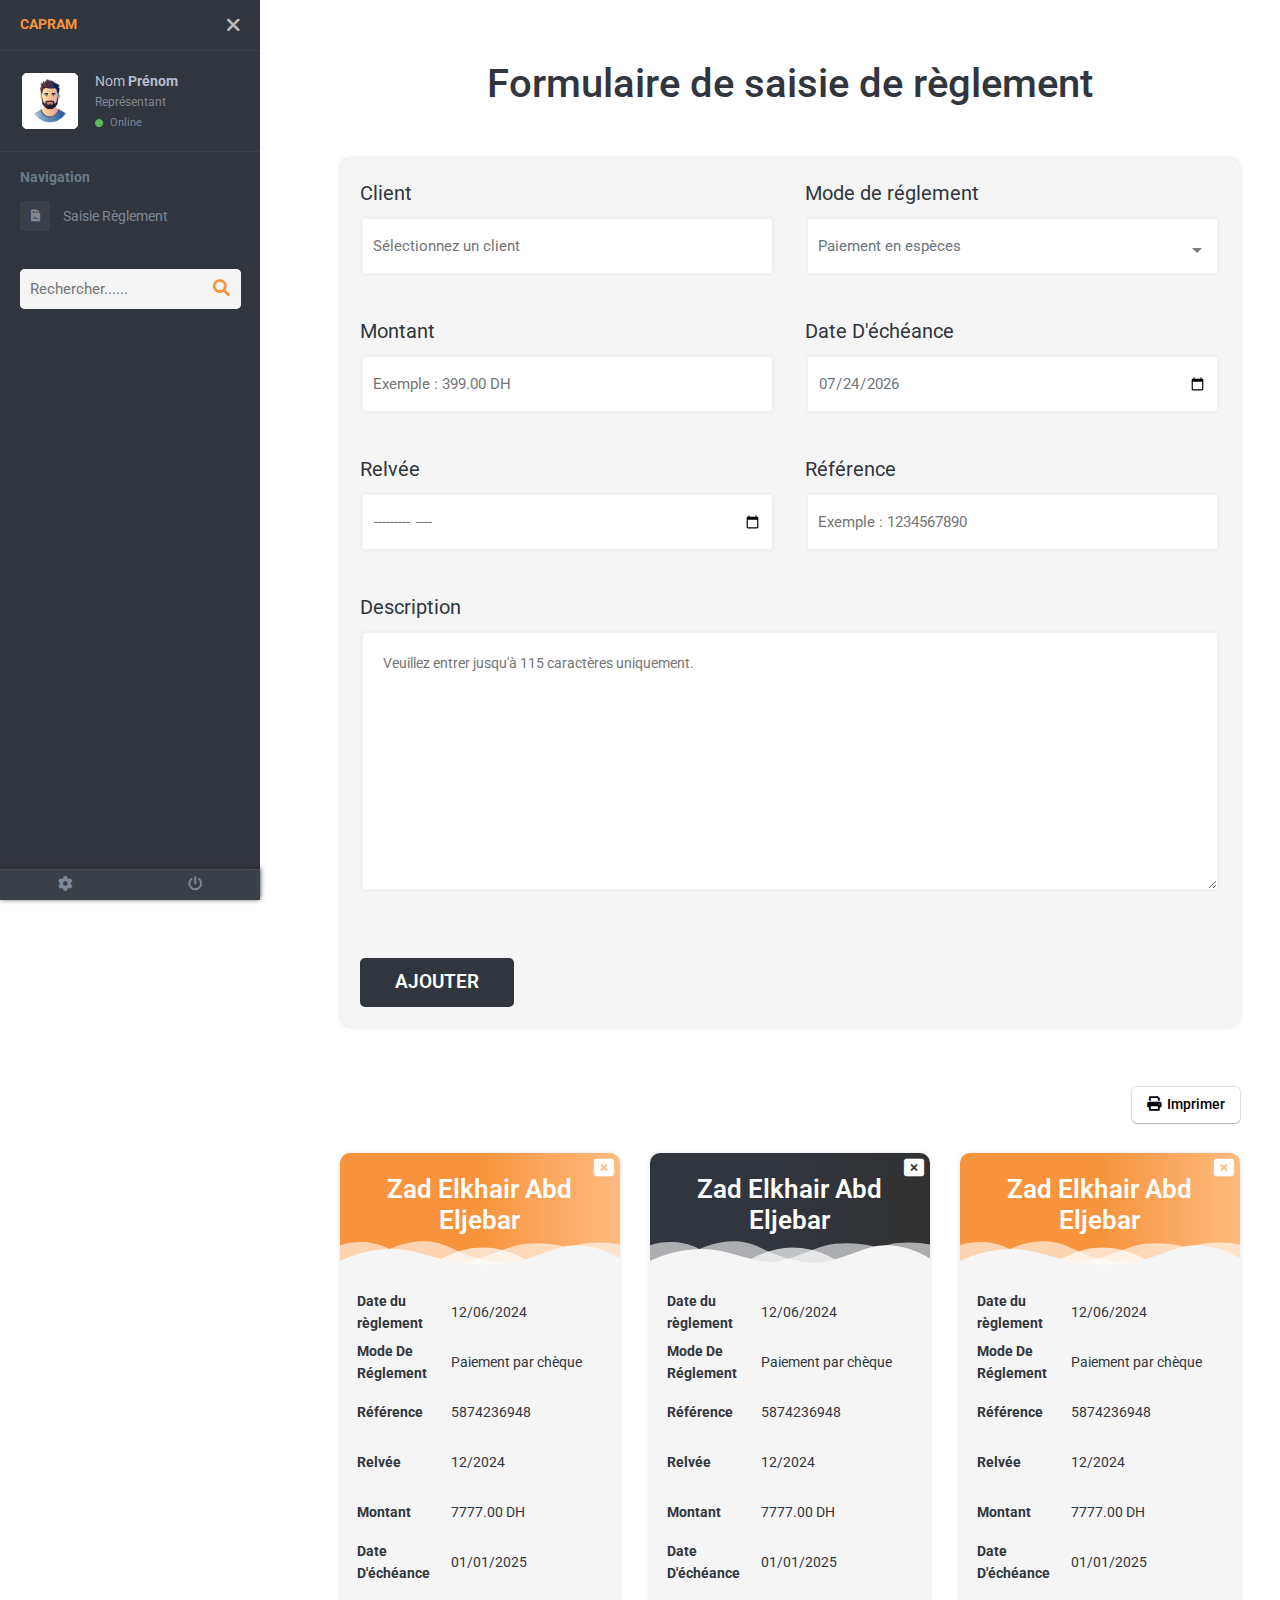
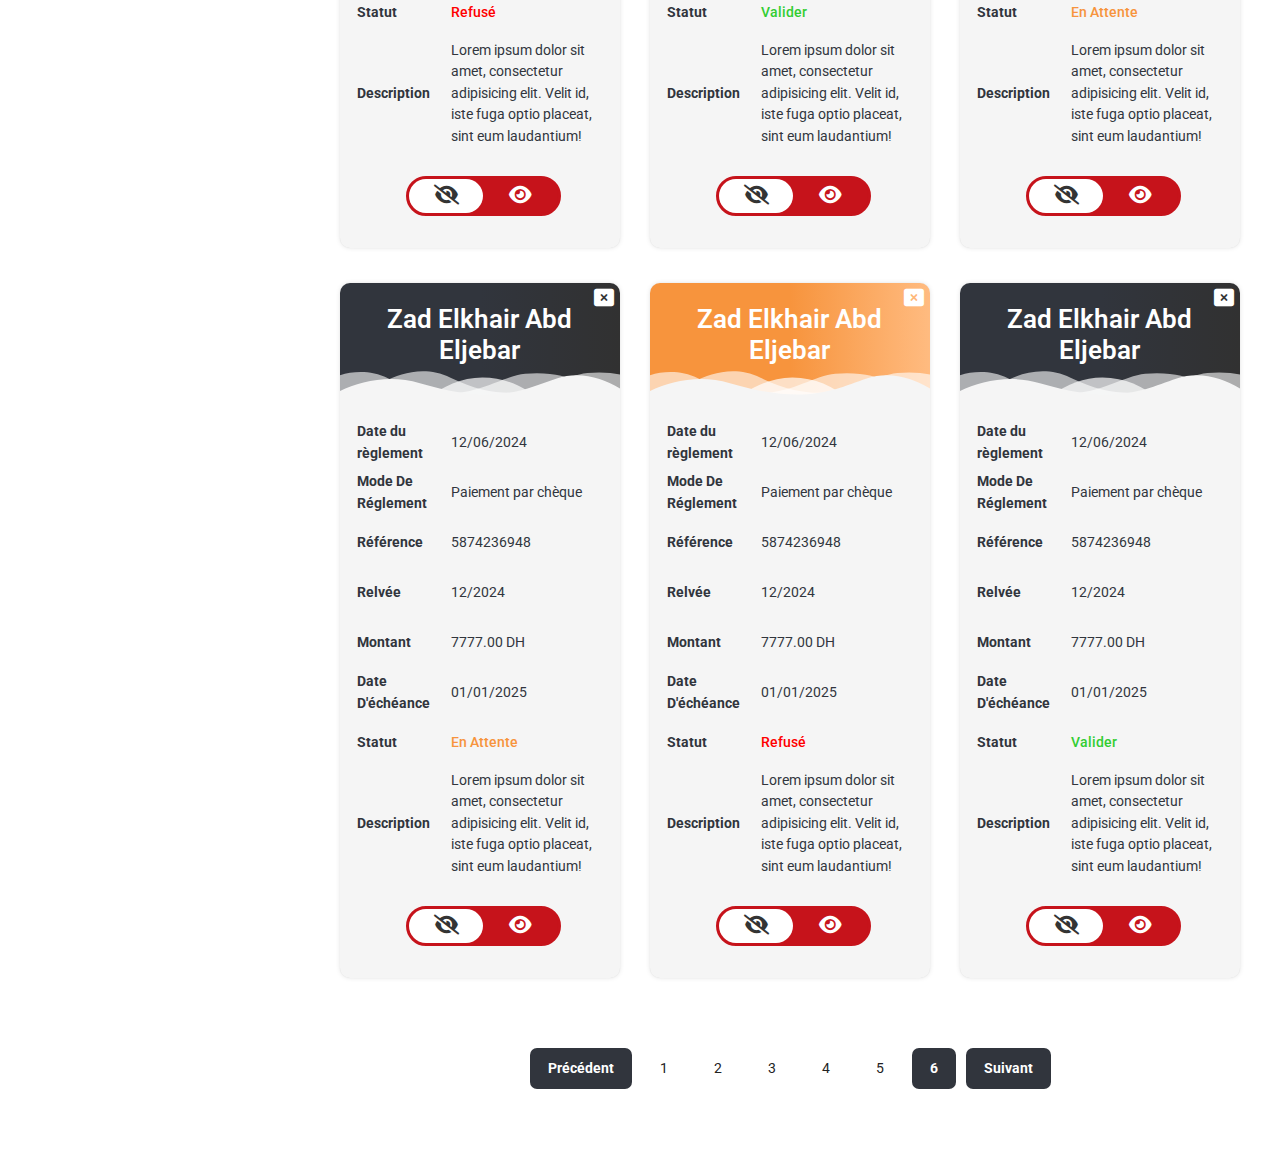
<file: index.html>
<!DOCTYPE html>
<html lang="fr" dir="ltr">

<head>
    <meta charset="UTF-8">
    <meta name="viewport" content="width=device-width, initial-scale=1">
    <title>Saisie Règlement</title>
    <link rel="icon" type="image/png" href="images/favicon.png">
    <!-- fonts -->
    <link rel="stylesheet" href="https://fonts.googleapis.com/css?family=Roboto:400,400i,500,500i,700,700i">
    <!-- css -->
    <link rel="stylesheet" href="css/bootstrap.min.css">
    <link rel="stylesheet" href="css/styles.css">
    <!-- font - fontawesome -->
    <link rel="stylesheet" href="https://cdnjs.cloudflare.com/ajax/libs/font-awesome/6.0.0-beta3/css/all.min.css">
</head>

<body>

    <div class="page-wrapper chiller-theme toggled">
       
        <!-- toggle switch sidebar -->
        <a id="show-sidebar" class="btn btn-sm btn-dark" href="#">
            <i class="fas fa-bars"></i>
        </a>
        
        <!-- sidebar -->
        <nav id="sidebar" class="sidebar-wrapper">
            <div class="sidebar-content">
                <div class="sidebar-brand">
                    <a href="#">CAPRAM</a>
                    <div id="close-sidebar">
                        <i class="fas fa-times"></i>
                    </div>
                </div>
                <div class="sidebar-header">
                    <div class="user-pic">
                        <img class="img-responsive img-rounded" src="images/profile.png" alt="User picture">
                    </div>
                    <div class="user-info">
                        <span class="user-name">Nom
                            <strong>Prénom</strong>
                        </span>
                        <span class="user-role">Représentant</span>
                        <span class="user-status">
                            <i class="fa fa-circle"></i>
                            <span>Online</span>
                        </span>
                    </div>
                </div>

                <!-- sidebar-menu  -->
                <div class="sidebar-menu">
                    <ul>
                        <li class="header-menu">
                            <span>Navigation</span>
                        </li>
                        <li class="sidebar-dropdown highlight">
                            <a href="index.html">
                                <i class="fa-solid fa-file-contract"></i>
                                <span>Saisie Règlement</span>
                            </a>
                        </li>
                        <li>
                            <div class="searchWrapper">
                                <div class="search-input">
                                    <input type=" text" placeholder="Rechercher......">
                                    <div class="icon"><i class=" fas fa-search"></i></div>
                                </div>
                            </div>

                        </li>
                    </ul>
                </div>
            </div>
            <!-- sidebar-footer  -->
            <div class="sidebar-footer">
                <a href="#">
                    <i class="fa fa-cog"></i>
                </a>
                <a href="#">
                    <i class="fa fa-power-off"></i>
                </a>
            </div>
        </nav>
        <!-- main-page  -->
        <main class="page-content">
            <div class="container-fluid">
                <!-- title -->
                <div class="page-title">
                    <h1>Formulaire de saisie de règlement</h1>
                </div>
                 
                  <!-- form -->

                <div class="form-section-two">
                    <form action="#">
                        <div class="row">
                            <div class="col-lg-6 col-md-6 col-sm-6 col-12">
                                <div class="clientWrapper">
                                    <label for="clientName">Client</label>
                                    <input list="" required="" autocomplete="false" id="clientNameInput" class="" placeholder="Sélectionnez un client">
                                    <datalist id="clientNameList">
                                        <option data-value="" value="client 1">client 1</option>
                                        <option data-value="" value="client 2">client 2</option>
                                        <option data-value="" value="client 3">client 3</option>
                                        <option data-value="" value="client 4">client 4</option>
                                        <option data-value="" value="client 5">client 5</option>
                                        <option data-value="" value="client 6">client 6</option>
                                    </datalist>
                                </div>
                            </div>
                            <div class="col-lg-6 col-md-6 col-sm-6 col-12">
                                <div class="modeWrapper">
                                    <label for="mode">Mode de réglement</label>

                                    <select name="mode" id="modeDeReg">
                                        <option value="especes">Paiement en espèces</option>
                                        <option value="cheque">Paiement par chèque</option>

                                    </select>
                                </div>
                            </div>
                            <div class="col-lg-6 col-md-6 col-sm-6 col-12">
                                <div class="montantWrapper">
                                    <label for="montant">Montant</label>
                                    <input type="text" id="montantInput" placeholder="Exemple : 399.00 DH">
                                </div>
                            </div>
                            <div class="col-lg-6 col-md-6 col-sm-6 col-12">

                                <div class="dueDateWrapper">
                                    <label for="dueDate">Date D'échéance</label>
                                    <input type="date" id="dueDate" name="dueDate">
                                </div>

                            </div>
                            <div class="col-lg-6 col-md-6 col-sm-6 col-12">
                                <div class="monthYearWrapper">
                                    <label for="bdaymonth">Relvée</label>
                                    <input type="month" id="bdaymonth" name="bdaymonth">
                                </div>
                            </div>
                            <div class="col-lg-6 col-md-6 col-sm-6 col-12">
                                <div class="referenceWrapper">
                                    <label for="referencetInput">Référence</label>
                                    <input type="text" id="referencetInput" placeholder="Exemple : 1234567890">
                                </div>
                            </div>
                            <div class="col-lg-12">
                                <div class="textAreaWrapper">
                                    <label for="description">Description</label>
                                    <textarea name="" id="description" cols="30" rows="10" placeholder="Veuillez entrer jusqu'à 115 caractères uniquement." maxlength="115"></textarea>
                                </div>
                            </div>
                            <div class="col-lg-12">
                                <input type="submit" value="Ajouter" id="ajouter">
                            </div>
                        </div>
                    </form>
                </div>
                
                 <!-- print button -->
                <div class="printBtnWrapper">
                    <button class="printBtn"><i class="fa-solid fa-print"></i>&nbsp;&nbsp;Imprimer</button>
                </div>
                
                
                 <!-- reglement boxes -->
                <div class="reglementList">
                    <div class="row">
                       
                        <div class="col-lg-4 col-md-6 col-sm-6 col-12">
                            <div class="reglementBoxWrapper">
                                <div class="reglementBoxHeader">
                                    <div class="closeBox">
                                        <button class="closeBtn"><i class="fa-solid fa-rectangle-xmark"></i></button>
                                        <div class="modal-overlay"></div>
                                        <div id="confirmationModal" class="modal">
                                            <div class="modal-content">
                                                <p>Voulez-vous continuer ?</p>
                                                <button id="btnOui">Oui</button>
                                                <button id="btnNo">No</button>
                                            </div>
                                        </div>
                                    </div>
                                    <h2 class="reglementFullName">Zad Elkhair Abd Eljebar</h2>
                                    <svg class="pricing-deco-img" enable-background="new 0 0 300 100" height="100px" id="Layer_1" preserveAspectRatio="none" version="1.1" viewBox="0 0 300 100" width="300px" x="0px" xml:space="preserve" y="0px">
                                        <path class="deco-layer deco-layer--1" d="M30.913,43.944c0,0,42.911-34.464,87.51-14.191c77.31,35.14,113.304-1.952,146.638-4.729c48.654-4.056,69.94,16.218,69.94,16.218v54.396H30.913V43.944z" fill="#FFFFFF" opacity="0.6"></path>
                                        <path class="deco-layer deco-layer--2" d="M-35.667,44.628c0,0,42.91-34.463,87.51-14.191c77.31,35.141,113.304-1.952,146.639-4.729c48.653-4.055,69.939,16.218,69.939,16.218v54.396H-35.667V44.628z" fill="#FFFFFF" opacity="0.6"></path>
                                        <path class="deco-layer deco-layer--3" d="M43.415,98.342c0,0,48.283-68.927,109.133-68.927c65.886,0,97.983,67.914,97.983,67.914v3.716H42.401L43.415,98.342z" fill="#FFFFFF" opacity="0.7"></path>
                                        <path class="deco-layer deco-layer--4" d="M-34.667,62.998c0,0,56-45.667,120.316-27.839C167.484,57.842,197,41.332,232.286,30.428c53.07-16.399,104.047,36.903,104.047,36.903l1.333,36.667l-372-2.954L-34.667,62.998z" fill="#f5f5f5"></path>
                                    </svg>
                                </div>
                                <div class="reglementTable">
                                    <table style="width:100%">
                                        <tr>
                                            <th>Date du règlement</th>
                                            <td>12/06/2024</td>

                                        </tr>
                                        <tr>
                                            <th>Mode De Réglement</th>
                                            <td>Paiement par chèque</td>

                                        </tr>
                                        <tr>
                                            <th>Référence</th>
                                            <td>5874236948</td>
                                        </tr>
                                        <tr>
                                            <th>Relvée</th>
                                            <td>12/2024</td>
                                        </tr>
                                        <tr>
                                            <th>Montant</th>
                                            <td>7777.00 DH</td>
                                        </tr>
                                        <tr>
                                            <th>Date D'échéance</th>
                                            <td>01/01/2025</td>
                                        </tr>
                                        <tr>
                                            <th>Statut</th>
                                            <td><span class="refused" id="">Refusé</span></td>
                                        </tr>
                                        <tr>
                                            <th>Description</th>
                                            <td>Lorem ipsum dolor sit amet, consectetur adipisicing elit. Velit id, iste fuga optio placeat, sint eum laudantium!</td>
                                        </tr>
                                        <tr class="lastTr">
                                            <td colspan="2">
                                                <!-- colspan="2" to span across both columns -->
                                                <div class="action">
                                                    <form action="" id="">
                                                        <div class="checkbox-wrapper">
                                                            <input type="checkbox" class="toggleCheckbox" />
                                                            <label class="toggleContainer">
                                                                <div><i class="fa-solid fa-eye-slash"></i></div>
                                                                <div><i class="fa-solid fa-eye"></i></div>
                                                            </label>
                                                        </div>
                                                    </form>
                                                </div>
                                            </td>
                                        </tr>
                                    </table>
                                </div>



                            </div>
                        </div>
                        <div class="col-lg-4 col-md-6 col-sm-6 col-12">
                            <div class="reglementBoxWrapper">


                                <div class="reglementBoxHeader">
                                    <div class="closeBox">
                                        <button class="closeBtn"><i class="fa-solid fa-rectangle-xmark"></i></button>
                                        <div class="modal-overlay"></div>
                                        <div id="confirmationModal" class="modal">
                                            <div class="modal-content">
                                                <p>Voulez-vous continuer ?</p>
                                                <button id="btnOui">Oui</button>
                                                <button id="btnNo">No</button>
                                            </div>
                                        </div>
                                    </div>
                                    <h2 class="reglementFullName">Zad Elkhair Abd Eljebar</h2>
                                    <svg class="pricing-deco-img" enable-background="new 0 0 300 100" height="100px" id="Layer_1" preserveAspectRatio="none" version="1.1" viewBox="0 0 300 100" width="300px" x="0px" xml:space="preserve" y="0px">
                                        <path class="deco-layer deco-layer--1" d="M30.913,43.944c0,0,42.911-34.464,87.51-14.191c77.31,35.14,113.304-1.952,146.638-4.729c48.654-4.056,69.94,16.218,69.94,16.218v54.396H30.913V43.944z" fill="#FFFFFF" opacity="0.6"></path>
                                        <path class="deco-layer deco-layer--2" d="M-35.667,44.628c0,0,42.91-34.463,87.51-14.191c77.31,35.141,113.304-1.952,146.639-4.729c48.653-4.055,69.939,16.218,69.939,16.218v54.396H-35.667V44.628z" fill="#FFFFFF" opacity="0.6"></path>
                                        <path class="deco-layer deco-layer--3" d="M43.415,98.342c0,0,48.283-68.927,109.133-68.927c65.886,0,97.983,67.914,97.983,67.914v3.716H42.401L43.415,98.342z" fill="#FFFFFF" opacity="0.7"></path>
                                        <path class="deco-layer deco-layer--4" d="M-34.667,62.998c0,0,56-45.667,120.316-27.839C167.484,57.842,197,41.332,232.286,30.428c53.07-16.399,104.047,36.903,104.047,36.903l1.333,36.667l-372-2.954L-34.667,62.998z" fill="#f5f5f5"></path>
                                    </svg>
                                </div>





                                <div class="reglementTable">
                                    <table style="width:100%">
                                        <tr>
                                            <th>Date du règlement</th>
                                            <td>12/06/2024</td>

                                        </tr>
                                        <tr>
                                            <th>Mode De Réglement</th>
                                            <td>Paiement par chèque</td>

                                        </tr>
                                        <tr>
                                            <th>Référence</th>
                                            <td>5874236948</td>
                                        </tr>
                                        <tr>
                                            <th>Relvée</th>
                                            <td>12/2024</td>
                                        </tr>
                                        <tr>
                                            <th>Montant</th>
                                            <td>7777.00 DH</td>
                                        </tr>
                                        <tr>
                                            <th>Date D'échéance</th>
                                            <td>01/01/2025</td>
                                        </tr>
                                        <tr>
                                            <th>Statut</th>
                                            <td><span class="accepted" id="">Valider</span></td>
                                        </tr>
                                        <tr>
                                            <th>Description</th>
                                            <td>Lorem ipsum dolor sit amet, consectetur adipisicing elit. Velit id, iste fuga optio placeat, sint eum laudantium!</td>
                                        </tr>
                                        <tr class="lastTr">
                                            <td colspan="2">
                                                <!-- colspan="2" to span across both columns -->
                                                <div class="action">
                                                    <form action="" id="">
                                                        <div class="checkbox-wrapper">
                                                            <input type="checkbox" class="toggleCheckbox" />
                                                            <label class="toggleContainer">
                                                                <div><i class="fa-solid fa-eye-slash"></i></div>
                                                                <div><i class="fa-solid fa-eye"></i></div>
                                                            </label>
                                                        </div>
                                                    </form>
                                                </div>
                                            </td>
                                        </tr>
                                    </table>
                                </div>



                            </div>
                        </div>
                        <div class="col-lg-4 col-md-6 col-sm-6 col-12">
                            <div class="reglementBoxWrapper">


                                <div class="reglementBoxHeader">
                                    <div class="closeBox">
                                        <button class="closeBtn"><i class="fa-solid fa-rectangle-xmark"></i></button>
                                        <div class="modal-overlay"></div>
                                        <div id="confirmationModal" class="modal">
                                            <div class="modal-content">
                                                <p>Voulez-vous continuer ?</p>
                                                <button id="btnOui">Oui</button>
                                                <button id="btnNo">No</button>
                                            </div>
                                        </div>
                                    </div>
                                    <h2 class="reglementFullName">Zad Elkhair Abd Eljebar</h2>
                                    <svg class="pricing-deco-img" enable-background="new 0 0 300 100" height="100px" id="Layer_1" preserveAspectRatio="none" version="1.1" viewBox="0 0 300 100" width="300px" x="0px" xml:space="preserve" y="0px">
                                        <path class="deco-layer deco-layer--1" d="M30.913,43.944c0,0,42.911-34.464,87.51-14.191c77.31,35.14,113.304-1.952,146.638-4.729c48.654-4.056,69.94,16.218,69.94,16.218v54.396H30.913V43.944z" fill="#FFFFFF" opacity="0.6"></path>
                                        <path class="deco-layer deco-layer--2" d="M-35.667,44.628c0,0,42.91-34.463,87.51-14.191c77.31,35.141,113.304-1.952,146.639-4.729c48.653-4.055,69.939,16.218,69.939,16.218v54.396H-35.667V44.628z" fill="#FFFFFF" opacity="0.6"></path>
                                        <path class="deco-layer deco-layer--3" d="M43.415,98.342c0,0,48.283-68.927,109.133-68.927c65.886,0,97.983,67.914,97.983,67.914v3.716H42.401L43.415,98.342z" fill="#FFFFFF" opacity="0.7"></path>
                                        <path class="deco-layer deco-layer--4" d="M-34.667,62.998c0,0,56-45.667,120.316-27.839C167.484,57.842,197,41.332,232.286,30.428c53.07-16.399,104.047,36.903,104.047,36.903l1.333,36.667l-372-2.954L-34.667,62.998z" fill="#f5f5f5"></path>
                                    </svg>
                                </div>





                                <div class="reglementTable">
                                    <table style="width:100%">
                                        <tr>
                                            <th>Date du règlement</th>
                                            <td>12/06/2024</td>

                                        </tr>
                                        <tr>
                                            <th>Mode De Réglement</th>
                                            <td>Paiement par chèque</td>

                                        </tr>
                                        <tr>
                                            <th>Référence</th>
                                            <td>5874236948</td>
                                        </tr>
                                        <tr>
                                            <th>Relvée</th>
                                            <td>12/2024</td>
                                        </tr>
                                        <tr>
                                            <th>Montant</th>
                                            <td>7777.00 DH</td>
                                        </tr>
                                        <tr>
                                            <th>Date D'échéance</th>
                                            <td>01/01/2025</td>
                                        </tr>
                                        <tr>
                                            <th>Statut</th>
                                            <td><span class="waiting" id="">En Attente</span></td>
                                        </tr>
                                        <tr>
                                            <th>Description</th>
                                            <td>Lorem ipsum dolor sit amet, consectetur adipisicing elit. Velit id, iste fuga optio placeat, sint eum laudantium!</td>
                                        </tr>
                                        <tr class="lastTr">
                                            <td colspan="2">
                                                <!-- colspan="2" to span across both columns -->
                                                <div class="action">
                                                    <form action="" id="">
                                                        <div class="checkbox-wrapper">
                                                            <input type="checkbox" class="toggleCheckbox" />
                                                            <label class="toggleContainer">
                                                                <div><i class="fa-solid fa-eye-slash"></i></div>
                                                                <div><i class="fa-solid fa-eye"></i></div>
                                                            </label>
                                                        </div>
                                                    </form>
                                                </div>
                                            </td>
                                        </tr>
                                    </table>
                                </div>



                            </div>
                        </div>
                        <div class="col-lg-4 col-md-6 col-sm-6 col-12">
                            <div class="reglementBoxWrapper">


                                <div class="reglementBoxHeader">
                                    <div class="closeBox">
                                        <button class="closeBtn"><i class="fa-solid fa-rectangle-xmark"></i></button>
                                        <div class="modal-overlay"></div>
                                        <div id="confirmationModal" class="modal">
                                            <div class="modal-content">
                                                <p>Voulez-vous continuer ?</p>
                                                <button id="btnOui">Oui</button>
                                                <button id="btnNo">No</button>
                                            </div>
                                        </div>
                                    </div>
                                    <h2 class="reglementFullName">Zad Elkhair Abd Eljebar</h2>
                                    <svg class="pricing-deco-img" enable-background="new 0 0 300 100" height="100px" id="Layer_1" preserveAspectRatio="none" version="1.1" viewBox="0 0 300 100" width="300px" x="0px" xml:space="preserve" y="0px">
                                        <path class="deco-layer deco-layer--1" d="M30.913,43.944c0,0,42.911-34.464,87.51-14.191c77.31,35.14,113.304-1.952,146.638-4.729c48.654-4.056,69.94,16.218,69.94,16.218v54.396H30.913V43.944z" fill="#FFFFFF" opacity="0.6"></path>
                                        <path class="deco-layer deco-layer--2" d="M-35.667,44.628c0,0,42.91-34.463,87.51-14.191c77.31,35.141,113.304-1.952,146.639-4.729c48.653-4.055,69.939,16.218,69.939,16.218v54.396H-35.667V44.628z" fill="#FFFFFF" opacity="0.6"></path>
                                        <path class="deco-layer deco-layer--3" d="M43.415,98.342c0,0,48.283-68.927,109.133-68.927c65.886,0,97.983,67.914,97.983,67.914v3.716H42.401L43.415,98.342z" fill="#FFFFFF" opacity="0.7"></path>
                                        <path class="deco-layer deco-layer--4" d="M-34.667,62.998c0,0,56-45.667,120.316-27.839C167.484,57.842,197,41.332,232.286,30.428c53.07-16.399,104.047,36.903,104.047,36.903l1.333,36.667l-372-2.954L-34.667,62.998z" fill="#f5f5f5"></path>
                                    </svg>
                                </div>





                                <div class="reglementTable">
                                    <table style="width:100%">
                                        <tr>
                                            <th>Date du règlement</th>
                                            <td>12/06/2024</td>

                                        </tr>
                                        <tr>
                                            <th>Mode De Réglement</th>
                                            <td>Paiement par chèque</td>

                                        </tr>
                                        <tr>
                                            <th>Référence</th>
                                            <td>5874236948</td>
                                        </tr>
                                        <tr>
                                            <th>Relvée</th>
                                            <td>12/2024</td>
                                        </tr>
                                        <tr>
                                            <th>Montant</th>
                                            <td>7777.00 DH</td>
                                        </tr>
                                        <tr>
                                            <th>Date D'échéance</th>
                                            <td>01/01/2025</td>
                                        </tr>
                                        <tr>
                                            <th>Statut</th>
                                            <td><span class="waiting" id="">En Attente</span></td>
                                        </tr>
                                        <tr>
                                            <th>Description</th>
                                            <td>Lorem ipsum dolor sit amet, consectetur adipisicing elit. Velit id, iste fuga optio placeat, sint eum laudantium!</td>
                                        </tr>
                                        <tr class="lastTr">
                                            <td colspan="2">
                                                <!-- colspan="2" to span across both columns -->
                                                <div class="action">
                                                    <form action="" id="">
                                                        <div class="checkbox-wrapper">
                                                            <input type="checkbox" class="toggleCheckbox" />
                                                            <label class="toggleContainer">
                                                                <div><i class="fa-solid fa-eye-slash"></i></div>
                                                                <div><i class="fa-solid fa-eye"></i></div>
                                                            </label>
                                                        </div>
                                                    </form>
                                                </div>
                                            </td>
                                        </tr>
                                    </table>
                                </div>



                            </div>
                        </div>
                        <div class="col-lg-4 col-md-6 col-sm-6 col-12">
                            <div class="reglementBoxWrapper">


                                <div class="reglementBoxHeader">
                                    <div class="closeBox">
                                        <button class="closeBtn"><i class="fa-solid fa-rectangle-xmark"></i></button>
                                        <div class="modal-overlay"></div>
                                        <div id="confirmationModal" class="modal">
                                            <div class="modal-content">
                                                <p>Voulez-vous continuer ?</p>
                                                <button id="btnOui">Oui</button>
                                                <button id="btnNo">No</button>
                                            </div>
                                        </div>
                                    </div>
                                    <h2 class="reglementFullName">Zad Elkhair Abd Eljebar</h2>
                                    <svg class="pricing-deco-img" enable-background="new 0 0 300 100" height="100px" id="Layer_1" preserveAspectRatio="none" version="1.1" viewBox="0 0 300 100" width="300px" x="0px" xml:space="preserve" y="0px">
                                        <path class="deco-layer deco-layer--1" d="M30.913,43.944c0,0,42.911-34.464,87.51-14.191c77.31,35.14,113.304-1.952,146.638-4.729c48.654-4.056,69.94,16.218,69.94,16.218v54.396H30.913V43.944z" fill="#FFFFFF" opacity="0.6"></path>
                                        <path class="deco-layer deco-layer--2" d="M-35.667,44.628c0,0,42.91-34.463,87.51-14.191c77.31,35.141,113.304-1.952,146.639-4.729c48.653-4.055,69.939,16.218,69.939,16.218v54.396H-35.667V44.628z" fill="#FFFFFF" opacity="0.6"></path>
                                        <path class="deco-layer deco-layer--3" d="M43.415,98.342c0,0,48.283-68.927,109.133-68.927c65.886,0,97.983,67.914,97.983,67.914v3.716H42.401L43.415,98.342z" fill="#FFFFFF" opacity="0.7"></path>
                                        <path class="deco-layer deco-layer--4" d="M-34.667,62.998c0,0,56-45.667,120.316-27.839C167.484,57.842,197,41.332,232.286,30.428c53.07-16.399,104.047,36.903,104.047,36.903l1.333,36.667l-372-2.954L-34.667,62.998z" fill="#f5f5f5"></path>
                                    </svg>
                                </div>





                                <div class="reglementTable">
                                    <table style="width:100%">
                                        <tr>
                                            <th>Date du règlement</th>
                                            <td>12/06/2024</td>

                                        </tr>
                                        <tr>
                                            <th>Mode De Réglement</th>
                                            <td>Paiement par chèque</td>

                                        </tr>
                                        <tr>
                                            <th>Référence</th>
                                            <td>5874236948</td>
                                        </tr>
                                        <tr>
                                            <th>Relvée</th>
                                            <td>12/2024</td>
                                        </tr>
                                        <tr>
                                            <th>Montant</th>
                                            <td>7777.00 DH</td>
                                        </tr>
                                        <tr>
                                            <th>Date D'échéance</th>
                                            <td>01/01/2025</td>
                                        </tr>
                                        <tr>
                                            <th>Statut</th>
                                            <td><span class="refused" id="">Refusé</span></td>
                                        </tr>
                                        <tr>
                                            <th>Description</th>
                                            <td>Lorem ipsum dolor sit amet, consectetur adipisicing elit. Velit id, iste fuga optio placeat, sint eum laudantium!</td>
                                        </tr>
                                        <tr class="lastTr">
                                            <td colspan="2">
                                                <!-- colspan="2" to span across both columns -->
                                                <div class="action">
                                                    <form action="" id="">
                                                        <div class="checkbox-wrapper">
                                                            <input type="checkbox" class="toggleCheckbox" />
                                                            <label class="toggleContainer">
                                                                <div><i class="fa-solid fa-eye-slash"></i></div>
                                                                <div><i class="fa-solid fa-eye"></i></div>
                                                            </label>
                                                        </div>
                                                    </form>
                                                </div>
                                            </td>
                                        </tr>
                                    </table>
                                </div>



                            </div>
                        </div>
                        <div class="col-lg-4 col-md-6 col-sm-6 col-12">
                            <div class="reglementBoxWrapper">


                                <div class="reglementBoxHeader">
                                    <div class="closeBox">
                                        <button class="closeBtn"><i class="fa-solid fa-rectangle-xmark"></i></button>
                                        <div class="modal-overlay"></div>
                                        <div id="confirmationModal" class="modal">
                                            <div class="modal-content">
                                                <p>Voulez-vous continuer ?</p>
                                                <button id="btnOui">Oui</button>
                                                <button id="btnNo">No</button>
                                            </div>
                                        </div>
                                    </div>
                                    <h2 class="reglementFullName">Zad Elkhair Abd Eljebar</h2>
                                    <svg class="pricing-deco-img" enable-background="new 0 0 300 100" height="100px" id="Layer_1" preserveAspectRatio="none" version="1.1" viewBox="0 0 300 100" width="300px" x="0px" xml:space="preserve" y="0px">
                                        <path class="deco-layer deco-layer--1" d="M30.913,43.944c0,0,42.911-34.464,87.51-14.191c77.31,35.14,113.304-1.952,146.638-4.729c48.654-4.056,69.94,16.218,69.94,16.218v54.396H30.913V43.944z" fill="#FFFFFF" opacity="0.6"></path>
                                        <path class="deco-layer deco-layer--2" d="M-35.667,44.628c0,0,42.91-34.463,87.51-14.191c77.31,35.141,113.304-1.952,146.639-4.729c48.653-4.055,69.939,16.218,69.939,16.218v54.396H-35.667V44.628z" fill="#FFFFFF" opacity="0.6"></path>
                                        <path class="deco-layer deco-layer--3" d="M43.415,98.342c0,0,48.283-68.927,109.133-68.927c65.886,0,97.983,67.914,97.983,67.914v3.716H42.401L43.415,98.342z" fill="#FFFFFF" opacity="0.7"></path>
                                        <path class="deco-layer deco-layer--4" d="M-34.667,62.998c0,0,56-45.667,120.316-27.839C167.484,57.842,197,41.332,232.286,30.428c53.07-16.399,104.047,36.903,104.047,36.903l1.333,36.667l-372-2.954L-34.667,62.998z" fill="#f5f5f5"></path>
                                    </svg>
                                </div>





                                <div class="reglementTable">
                                    <table style="width:100%">
                                        <tr>
                                            <th>Date du règlement</th>
                                            <td>12/06/2024</td>

                                        </tr>
                                        <tr>
                                            <th>Mode De Réglement</th>
                                            <td>Paiement par chèque</td>

                                        </tr>
                                        <tr>
                                            <th>Référence</th>
                                            <td>5874236948</td>
                                        </tr>
                                        <tr>
                                            <th>Relvée</th>
                                            <td>12/2024</td>
                                        </tr>
                                        <tr>
                                            <th>Montant</th>
                                            <td>7777.00 DH</td>
                                        </tr>
                                        <tr>
                                            <th>Date D'échéance</th>
                                            <td>01/01/2025</td>
                                        </tr>
                                        <tr>
                                            <th>Statut</th>
                                            <td><span class="accepted" id="">Valider</span></td>
                                        </tr>
                                        <tr>
                                            <th>Description</th>
                                            <td>Lorem ipsum dolor sit amet, consectetur adipisicing elit. Velit id, iste fuga optio placeat, sint eum laudantium!</td>
                                        </tr>
                                        <tr class="lastTr">
                                            <td colspan="2">
                                                <!-- colspan="2" to span across both columns -->
                                                <div class="action">
                                                    <form action="" id="">
                                                        <div class="checkbox-wrapper">
                                                            <input type="checkbox" class="toggleCheckbox" />
                                                            <label class="toggleContainer">
                                                                <div><i class="fa-solid fa-eye-slash"></i></div>
                                                                <div><i class="fa-solid fa-eye"></i></div>
                                                            </label>
                                                        </div>
                                                    </form>
                                                </div>
                                            </td>
                                        </tr>
                                    </table>
                                </div>



                            </div>
                        </div>
                         <!-- pagination -->
                        <div class="pagination p12">
                            <ul>
                                <a href="#">
                                    <li>Précédent</li>
                                </a>
                                <a href="#">
                                    <li>1</li>
                                </a>
                                <a href="#">
                                    <li>2</li>
                                </a>
                                <a href="#">
                                    <li>3</li>
                                </a>
                                <a href="#">
                                    <li>4</li>
                                </a>
                                <a href="#">
                                    <li>5</li>
                                </a>
                                <a class="is-active" href="#">
                                    <li>6</li>
                                </a>
                                <a href="#">
                                    <li>Suivant</li>
                                </a>
                            </ul>
                        </div>
                        
                    </div>
                </div>

            </div>
        </main>
    </div>


    <script src="js/jquery-3.7.1.min.js"></script>
    <script src="js/bootstrap.min.js"></script>
    <script src="js/bootstrap.bundle.min.js"></script>
    <script src="js/main.js"></script>
</body>

</html>
</file>
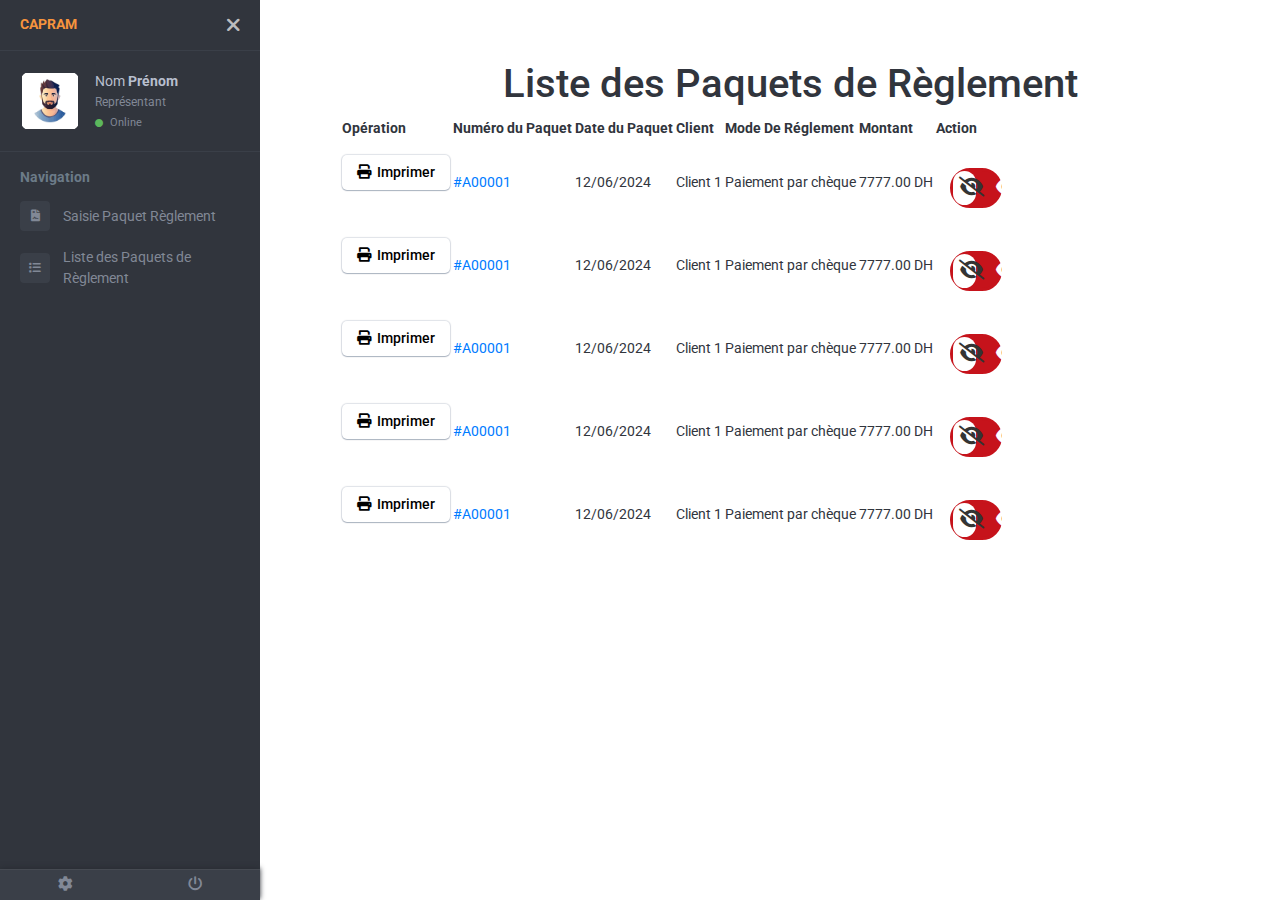
<file: list.html>
<!DOCTYPE html>
<html lang="fr" dir="ltr">

<head>
    <meta charset="UTF-8">
    <meta name="viewport" content="width=device-width, initial-scale=1">
    <title>Saisie Paquet Règlement</title>
    <link rel="icon" type="image/png" href="images/favicon.png">
    <!-- fonts -->
    <link rel="stylesheet" href="https://fonts.googleapis.com/css?family=Roboto:400,400i,500,500i,700,700i">
    <!-- css -->
    <link rel="stylesheet" href="css/bootstrap.min.css">
    <link rel="stylesheet" href="css/owl.carousel.min.css">
    <link rel="stylesheet" href="css/styles.css">
    <!-- font - fontawesome -->
    <link rel="stylesheet" href="https://cdnjs.cloudflare.com/ajax/libs/font-awesome/6.0.0-beta3/css/all.min.css">
</head>

<body>

    <div class="page-wrapper chiller-theme toggled">
        <a id="show-sidebar" class="btn btn-sm btn-dark" href="#">
            <i class="fas fa-bars"></i>
        </a>
        <nav id="sidebar" class="sidebar-wrapper">
            <div class="sidebar-content">
                <div class="sidebar-brand">
                    <a href="#">CAPRAM</a>
                    <div id="close-sidebar">
                        <i class="fas fa-times"></i>
                    </div>
                </div>
                <div class="sidebar-header">
                    <div class="user-pic">
                        <img class="img-responsive img-rounded" src="images/profile.png" alt="User picture">
                    </div>
                    <div class="user-info">
                        <span class="user-name">Nom
                            <strong>Prénom</strong>
                        </span>
                        <span class="user-role">Représentant</span>
                        <span class="user-status">
                            <i class="fa fa-circle"></i>
                            <span>Online</span>
                        </span>
                    </div>
                </div>

                <!-- sidebar-search  -->
                <div class="sidebar-menu">
                    <ul>
                        <li class="header-menu">
                            <span>Navigation</span>
                        </li>
                        <li class="sidebar-dropdown highlight">
                            <a href="index.html">
                                <i class="fa-solid fa-file-contract"></i>
                                <span>Saisie Paquet Règlement</span>
                            </a>
                        </li>
                        <li class="sidebar-dropdown">
                            <a href="list.html">
                                <i class="fa-solid fa-list"></i>
                                <span>Liste des Paquets de Règlement</span>
                            </a>
                        </li>
                    </ul>
                </div>
                <!-- sidebar-menu  -->
            </div>
            <!-- sidebar-content  -->
            <div class="sidebar-footer">
                <a href="#">
                    <i class="fa fa-cog"></i>
                </a>
                <a href="#">
                    <i class="fa fa-power-off"></i>
                </a>
            </div>
        </nav>
        <!-- sidebar-wrapper  -->
        <main class="page-content">
            <div class="container-fluid">
                <div class="page-title">
                    <h1>Liste des Paquets de Règlement</h1>
                </div>

               <table class="rwd-table list-table">
    <tbody>
      <tr>
      <th>Opération</th>
       <th class="col-numero">Numéro du Paquet</th>
       <th>Date du Paquet</th>
        <th class="col-client">Client</th>
        <th>Mode De Réglement</th>
        <th class="col-montant">Montant</th>
         <th class="col-action">Action</th>
      </tr>
      <tr>
       <td><button class="printBtn"><i class="fa-solid fa-print"></i>&nbsp;&nbsp;Imprimer</button></td>
        <td data-th="Numéro du Paquet">
        <a href="#">#A00001</a>   
        </td>
        <td data-th="Date du Paquet">
          12/06/2024
        </td>
        <td data-th="Client">
          Client 1 
        </td>
        <td data-th="Mode De Réglement">
        Paiement par chèque
        </td>
        <td data-th="Montant">
          7777.00 <span class="currency">DH</span>
        </td>
        <td data-th="action">
<form action="" id="">
  <div class="checkbox-wrapper">
    <input type="checkbox" class="toggleCheckbox" />
    <label class="toggleContainer">
      <div><i class="fa-solid fa-eye-slash"></i></div>   
      <div><i class="fa-solid fa-eye"></i></div>
    </label>
  </div>
</form>
        </td>
        </tr>  
      <tr>
       <td><button class="printBtn"><i class="fa-solid fa-print"></i>&nbsp;&nbsp;Imprimer</button></td>
        <td data-th="Numéro du Paquet">
        <a href="#">#A00001</a>   
        </td>
        <td data-th="Date du Paquet">
          12/06/2024
        </td>
        <td data-th="Client">
          Client 1 
        </td>
        <td data-th="Mode De Réglement">
        Paiement par chèque
        </td>
        <td data-th="Montant">
          7777.00 <span class="currency">DH</span>
        </td>
        <td data-th="action">
<form action="" id="">
  <div class="checkbox-wrapper">
    <input type="checkbox" class="toggleCheckbox" />
    <label class="toggleContainer">
      <div><i class="fa-solid fa-eye-slash"></i></div>   
      <div><i class="fa-solid fa-eye"></i></div>
    </label>
  </div>
</form>
        </td>
        </tr>
      <tr>
       <td><button class="printBtn"><i class="fa-solid fa-print"></i>&nbsp;&nbsp;Imprimer</button></td>
        <td data-th="Numéro du Paquet">
        <a href="#">#A00001</a>   
        </td>
        <td data-th="Date du Paquet">
          12/06/2024
        </td>
        <td data-th="Client">
          Client 1 
        </td>
        <td data-th="Mode De Réglement">
        Paiement par chèque
        </td>
        <td data-th="Montant">
          7777.00 <span class="currency">DH</span>
        </td>
        <td data-th="action">
<form action="" id="">
  <div class="checkbox-wrapper">
    <input type="checkbox" class="toggleCheckbox" />
    <label class="toggleContainer">
      <div><i class="fa-solid fa-eye-slash"></i></div>   
      <div><i class="fa-solid fa-eye"></i></div>
    </label>
  </div>
</form>
        </td>
        </tr>
    <tr>
       <td><button class="printBtn"><i class="fa-solid fa-print"></i>&nbsp;&nbsp;Imprimer</button></td>
        <td data-th="Numéro du Paquet">
        <a href="#">#A00001</a>   
        </td>
        <td data-th="Date du Paquet">
          12/06/2024
        </td>
        <td data-th="Client">
          Client 1 
        </td>
        <td data-th="Mode De Réglement">
        Paiement par chèque
        </td>
        <td data-th="Montant">
          7777.00 <span class="currency">DH</span>
        </td>
        <td data-th="action">
<form action="" id="">
  <div class="checkbox-wrapper">
    <input type="checkbox" class="toggleCheckbox" />
    <label class="toggleContainer">
      <div><i class="fa-solid fa-eye-slash"></i></div>   
      <div><i class="fa-solid fa-eye"></i></div>
    </label>
  </div>
</form>
        </td>
        </tr>
    <tr>
       <td><button class="printBtn"><i class="fa-solid fa-print"></i>&nbsp;&nbsp;Imprimer</button></td>
        <td data-th="Numéro du Paquet">
        <a href="#">#A00001</a>   
        </td>
        <td data-th="Date du Paquet">
          12/06/2024
        </td>
        <td data-th="Client">
          Client 1 
        </td>
        <td data-th="Mode De Réglement">
        Paiement par chèque
        </td>
        <td data-th="Montant">
          7777.00 <span class="currency">DH</span>
        </td>
        <td data-th="action">
<form action="" id="">
  <div class="checkbox-wrapper">
    <input type="checkbox" class="toggleCheckbox" />
    <label class="toggleContainer">
      <div><i class="fa-solid fa-eye-slash"></i></div>   
      <div><i class="fa-solid fa-eye"></i></div>
    </label>
  </div>
</form>
        </td>
        </tr>
    
      </tbody>
  </table>




            </div>
        </main>
        <!-- page-content" -->
    </div>
    <!-- page-wrapper -->


    <script src="js/jquery-3.7.1.min.js"></script>
    <script src="js/owl.carousel.js"></script>
    <script src="js/bootstrap.min.js"></script>
    <script src="js/bootstrap.bundle.min.js"></script>
    <script src="js/main.js"></script>
</body>

</html>
</file>
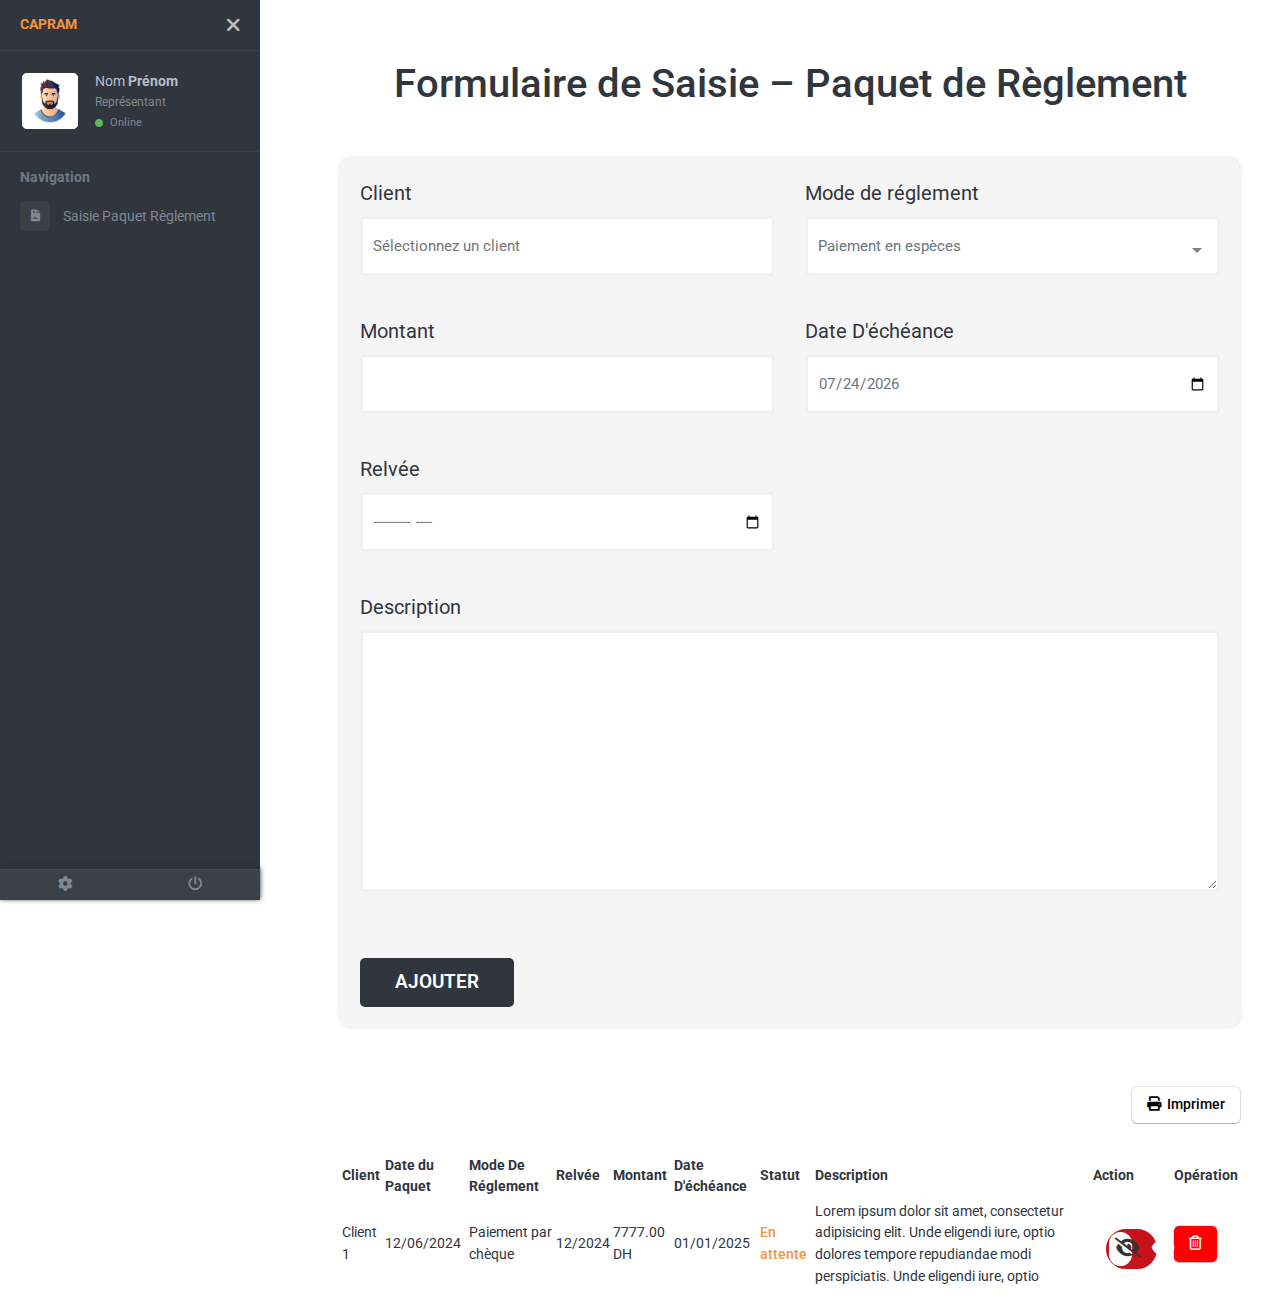
<file: saisie.html>
<!DOCTYPE html>
<html lang="fr" dir="ltr">

<head>
    <meta charset="UTF-8">
    <meta name="viewport" content="width=device-width, initial-scale=1">
    <title>Saisie Paquet Règlement</title>
    <link rel="icon" type="image/png" href="images/favicon.png">
    <!-- fonts -->
    <link rel="stylesheet" href="https://fonts.googleapis.com/css?family=Roboto:400,400i,500,500i,700,700i">
    <!-- css -->
    <link rel="stylesheet" href="css/bootstrap.min.css">
    <link rel="stylesheet" href="css/owl.carousel.min.css">
    <link rel="stylesheet" href="css/styles.css">
    <!-- font - fontawesome -->
    <link rel="stylesheet" href="https://cdnjs.cloudflare.com/ajax/libs/font-awesome/6.0.0-beta3/css/all.min.css">
</head>

<body>

    <div class="page-wrapper chiller-theme toggled">
        <a id="show-sidebar" class="btn btn-sm btn-dark" href="#">
            <i class="fas fa-bars"></i>
        </a>
        <nav id="sidebar" class="sidebar-wrapper">
            <div class="sidebar-content">
                <div class="sidebar-brand">
                    <a href="#">CAPRAM</a>
                    <div id="close-sidebar">
                        <i class="fas fa-times"></i>
                    </div>
                </div>
                <div class="sidebar-header">
                    <div class="user-pic">
                        <img class="img-responsive img-rounded" src="images/profile.png" alt="User picture">
                    </div>
                    <div class="user-info">
                        <span class="user-name">Nom
                            <strong>Prénom</strong>
                        </span>
                        <span class="user-role">Représentant</span>
                        <span class="user-status">
                            <i class="fa fa-circle"></i>
                            <span>Online</span>
                        </span>
                    </div>
                </div>

                <!-- sidebar-search  -->
                <div class="sidebar-menu">
                    <ul>
                        <li class="header-menu">
                            <span>Navigation</span>
                        </li>
                        <li class="sidebar-dropdown highlight">
                            <a href="index.html">
                                <i class="fa-solid fa-file-contract"></i>
                                <span>Saisie Paquet Règlement</span>
                            </a>
                        </li>
                    </ul>
                </div>
                <!-- sidebar-menu  -->
            </div>
            <!-- sidebar-content  -->
            <div class="sidebar-footer">
                <a href="#">
                    <i class="fa fa-cog"></i>
                </a>
                <a href="#">
                    <i class="fa fa-power-off"></i>
                </a>
            </div>
        </nav>
        <!-- sidebar-wrapper  -->
        <main class="page-content">
            <div class="container-fluid">
                <div class="page-title">
                    <h1>Formulaire de Saisie – Paquet de Règlement</h1>
                </div>


                <div class="form-section-two">
                    <form action="#">
                        <div class="row">
                        <div class="col-lg-6">
                        <div class="clientWrapper">
                            <label for="clientName">Client</label>
                            <input list="" required="" autocomplete="false" id="clientNameInput" class="" placeholder="Sélectionnez un client">
                            <datalist id="clientNameList">
                                <option data-value="" value="client 1">client 1</option>
                                <option data-value="" value="client 2">client 2</option>
                                <option data-value="" value="client 3">client 3</option>
                                <option data-value="" value="client 4">client 4</option>
                                <option data-value="" value="client 5">client 5</option>
                                <option data-value="" value="client 6">client 6</option>
                            </datalist>
                        </div>
                        </div>
                        <div class="col-lg-6">
                        <div class="modeWrapper">
                            <label for="mode">Mode de réglement</label>

                            <select name="mode" id="modeDeReg">
                                <option value="especes">Paiement en espèces</option>
                                <option value="cheque">Paiement par chèque</option>
                                <option value="virement">Virement bancaire</option>

                            </select>
                        </div>
                        </div>

                        <div class="col-lg-6">
                        <div class="montantWrapper">
                            <label for="montant">Montant</label>
                            <input type="text" id="montantInput">
                        </div>
                        </div>
                        <div class="col-lg-6">
                        
                        <div class="dueDateWrapper">
                            <label for="dueDate">Date D'échéance</label>
                            <input type="date" id="dueDate" name="dueDate">
                        </div>
                        
                        </div>
                        
                        <div class="col-lg-6">
                           <div class="monthYearWrapper">
                            <label for="bdaymonth">Relvée</label>
  <input type="month" id="bdaymonth" name="bdaymonth">
                        </div>
                        </div>
                        
                        <div class="col-lg-12">
                        <div class="textAreaWrapper">
                            <label for="description">Description</label>
                            <textarea name="" id="description" cols="30" rows="10"></textarea>
                        </div>
                        </div>
                                <div class="col-lg-12">
                     <input type="submit" value="Ajouter" id="ajouter">
                     </div>
                     </div>
                    </form>    
                </div>
                <div class="printBtnWrapper">
           <button class="printBtn"><i class="fa-solid fa-print"></i>&nbsp;&nbsp;Imprimer</button>
           </div>
<table class="rwd-table">
    <tbody>
        <tr>
            <th class="col-client">Client</th>
            <th>Date du Paquet</th>
            <th>Mode De Réglement</th>
            <th>Relvée</th>
            <th class="col-montant">Montant</th>
            <th class="col-date-due-date">Date D'échéance</th>
            <th>Statut</th>
            <th class="col-description">Description</th>
            <th>Action</th>
            <th>Opération</th>
        </tr>
        <tr>
            <td data-th="Client">
                Client 1
            </td>
            <td data-th="Date du Paquet">
                12/06/2024
            </td>

            <td data-th="Mode De Réglement" class="col-mode">
                Paiement par chèque
            </td>
            <td data-th="Relvée">
                12/2024
            </td>
            <td data-th="Montant" >
                7777.00 <span class="currency">DH</span>
            </td>
            <td data-th="Date D'échéance">
                01/01/2025
            </td>
            <td data-th="statut" class="waiting">
                En attente
            </td>
            <td data-th="Description">
                Lorem ipsum dolor sit amet, consectetur adipisicing elit. Unde eligendi iure, optio dolores tempore repudiandae modi perspiciatis. Unde eligendi iure, optio
            </td>

            <td data-th="action" class="col-action">
                <form action="" id="">
                    <div class="checkbox-wrapper">
                        <input type="checkbox" class="toggleCheckbox" />
                        <label class="toggleContainer">
                            <div><i class="fa-solid fa-eye-slash"></i></div>
                            <div><i class="fa-solid fa-eye"></i></div>
                        </label>
                    </div>
                </form>
            </td>

            <td data-th="Opération">
                <button class="deleteBtn"> <i class="fa-regular fa-trash-can"></i></button>
                
                <div class="modal-overlay"></div>
               <div id="confirmationModal" class="modal">
  <div class="modal-content">
    <p>Voulez-vous continuer ?</p>
    <button id="btnOui">Oui</button>
    <button id="btnNo">No</button>
  </div>
</div>

            </td>
        </tr>

    </tbody>
</table>



            </div>
        </main>
        <!-- page-content" -->
    </div>
    <!-- page-wrapper -->


    <script src="js/jquery-3.7.1.min.js"></script>
    <script src="js/owl.carousel.js"></script>
    <script src="js/bootstrap.min.js"></script>
    <script src="js/bootstrap.bundle.min.js"></script>
    <script src="js/main.js"></script>
</body>

</html>
</file>
<file: css/styles.css>
/*********** Global + Animation ************/

body {
    font-size: 0.9rem;
}


button:focus {
    outline: none;
}

select {
    -webkit-appearance: none !important;
    appearance: none !important;
    background-image: url("data:image/svg+xml,%3Csvg fill='grey' height='24' viewBox='0 0 24 24' width='24' xmlns='http://www.w3.org/2000/svg'%3E%3Cpath d='M7 10l5 5 5-5z'/%3E%3Cpath d='M0 0h24v24H0z' fill='none'/%3E%3C/svg%3E") !important;
    background-repeat: no-repeat !important;
    background-position-x: 98% !important;
    background-position-y: 19px !important;
    border-radius: 5px;
    padding: 10px;
}

datalist {
    position: absolute;
    background-color: white;
    border-radius: 0 0 5px 5px;
    border-top: none;
    font-family: sans-serif;
    width: 100%;
    padding: 5px;
    max-height: 10rem;
    overflow-y: auto;
    z-index: 9;
    margin-top: 1%;
}

option {
    background-color: white;
    padding: 4px;
    color: #31353D;
    margin-bottom: 1px;
    font-size: 18px;
    cursor: pointer;
}

input:focus-visible,
select:focus-visible,
textarea:focus-visible {
    outline: none;
}



@-webkit-keyframes leftRight {
    0% {
        -webkit-transform: translateX(0)
    }

    25% {
        -webkit-transform: translateX(-10px)
    }

    75% {
        -webkit-transform: translateX(10px)
    }

    100% {
        -webkit-transform: translateX(0)
    }
}

@keyframes leftRight {
    0% {
        transform: translateX(0)
    }

    25% {
        transform: translateX(-10px)
    }

    75% {
        transform: translateX(10px)
    }

    100% {
        transform: translateX(0)
    }
}


@keyframes swing {
    0% {
        transform: rotate(0deg);
    }

    10% {
        transform: rotate(10deg);
    }

    30% {
        transform: rotate(0deg);
    }

    40% {
        transform: rotate(-10deg);
    }

    50% {
        transform: rotate(0deg);
    }

    60% {
        transform: rotate(5deg);
    }

    70% {
        transform: rotate(0deg);
    }

    80% {
        transform: rotate(-5deg);
    }

    100% {
        transform: rotate(0deg);
    }
}

@keyframes sonar {
    0% {
        transform: scale(0.9);
        opacity: 1;
    }

    100% {
        transform: scale(2);
        opacity: 0;
    }
}



/*********** Pagination ************/
.p12 a:first-of-type, .p12 a:last-of-type, .p12 .is-active {
  background-color: #31353D;
  color: #fff;
  font-weight: bold;
}

.pagination {
  padding: 30px 0;
  margin: 0px auto;
}

.pagination ul {
  margin: 0;
  padding: 0;
  list-style-type: none;
  display: flex;
  flex-wrap: wrap;
  justify-content: center;
}

.pagination a {
  display: inline-block;
  padding: 10px 18px;
  color: #222;
  border-radius: 7px;
  text-decoration: none;
  margin: 5px;
}




/*********** Reglement Boxes ************/

.reglementBoxWrapper {

    background: whitesmoke;
    margin-bottom: 35px;
    border-radius: 10px;
    box-shadow: rgba(0, 0, 0, 0.1) 0px 0px 5px 0px, rgba(0, 0, 0, 0.1) 0px 0px 1px 0px;
}

/*=== Modal ===*/

.modal-content button {
    margin: 10px;
    padding: 10px 20px;
    border: none;
    border-radius: 3px;
    cursor: pointer;
}

.modal-overlay {
    display: none;
    position: fixed;
    top: 0;
    left: 0;
    width: 100%;
    height: 100%;
    background-color: rgba(0, 0, 0, 0.2);
    z-index: 1000;
}

.modal {
    display: none;
    position: fixed;
    top: 83%;
    left: 50%;
    width: 20%;
    height: 100%;
    justify-content: center;
    align-items: center;
    transform: translate(-50%,-50%);
}

.modal-content {
  background: #fff;
  padding: 20px;
  border-radius: 5px;
  text-align: center;
  box-shadow: 0 4px 8px rgba(0, 0, 0, 0.2);
}

#btnOui {
  background-color: #4caf50;
  color: white;
}

#btnNo {
  background-color: #f44336;
  color: white;
}

/*=== Close button ===*/

.closeBox {
    position: absolute;
    right: 0;
    top: 3%;
}

button.closeBtn {
    background: transparent;
    border: none;
    cursor: pointer;
}

button.closeBtn i {
    font-size: 20px;
    color: white;
}

/*=== Table ===*/


table, th, td {
  border: 1px solid transparent;
  border-collapse: collapse;
    color: #31353D;
}

.reglementBoxWrapper th {
    width: 35%;
    height: 50px;
}

.reglementBoxWrapper td {
    padding-left: 8px;
}

.reglementTable {
    padding: 15px;
    margin-top: -45px;
    position: relative;
    z-index: 1;
}

/*=== Reglement Header ===*/

.reglementBoxHeader {
    background: rgb(247, 148, 61);
    background: linear-gradient(90deg, rgba(247, 148, 61, 1) 50%, rgba(255, 187, 128, 1) 100%);
    height: 165px;
    position: relative;
    border-radius: 10px 10px 0px 0px;
}

.reglementFullName {
    color: white;
    font-weight: 600;
    font-size: 26px;
    text-align: center;
    padding-top: 21px;
    width: 95%;
    margin: 0px auto;
}

/*=== SVG ===*/

svg#Layer_1 {
    width: 100%;
    position: absolute;
    bottom: 0;
    left: 0;
}

.reglementBoxHeader .deco-layer {
    -webkit-transition: -webkit-transform 0.5s;
    transition: transform 0.5s;
}

.reglementBoxWrapper:hover .deco-layer--1 {
    -webkit-transform: translate3d(15px, 0, 0);
    transform: translate3d(15px, 0, 0);
}

.reglementBoxWrapper:hover .deco-layer--2 {
    -webkit-transform: translate3d(-15px, 0, 0);
    transform: translate3d(-15px, 0, 0);
}

/*=== Toggle Switch Button ===*/

.toggleContainer {
    position: relative;
    display: grid;
    grid-template-columns: repeat(2, 1fr);
    width: 65%;
    border: 3px solid #c6131b;
    border-radius: 20px;
    background: #c6131b;
    font-weight: bold;
    color: #343434;
    cursor: pointer;
    height: 40px;
    margin: 25px auto 15px auto;
}

.toggleContainer::before {
    content: '';
    position: absolute;
    width: 50%;
    height: 100%;
    left: 0%;
    border-radius: 20px;
    background: white;
    transition: all 0.3s;
}

.toggleCheckbox:checked + .toggleContainer::before {
    left: 50%;
}

.toggleContainer div {
    padding: 6px;
    text-align: center;
    z-index: 1;
}

.toggleCheckbox {
    display: none;
}

.toggleCheckbox:checked + .toggleContainer div:first-child {
    color: white;
    transition: color 0.3s;
}

.toggleCheckbox:checked + .toggleContainer div:last-child {
    color: #343434;
    transition: color 0.3s;
}

.toggleCheckbox + .toggleContainer div:first-child {
    color: #343434;
    transition: color 0.3s;
}

.toggleCheckbox + .toggleContainer div:last-child {
    color: white;
    transition: color 0.3s;
}

.toggleCheckbox:checked + .toggleContainer {
    background: #56c080;
    border-color: #56c080;

}


i.fa-solid.fa-eye,
i.fa-solid.fa-eye-slash {
    font-size: 20px;
}


/*********** Form (inputs) ************/

.form-section-one,
.form-section-two {
    margin-top: 50px;
    padding: 20px;
    border-radius: 10px;
    background: whitesmoke;
    box-shadow: rgba(0, 0, 0, 0.1) 0px 0px 5px 0px, rgba(0, 0, 0, 0.1) 0px 0px 1px 0px;
    margin-bottom: 50px;
}

.packetNumberWrapper,
.packetDateWrapper,
.clientWrapper,
.modeWrapper,
.montantWrapper,
.dueDateWrapper,
.referenceWrapper{
    position: relative;
}

.form-section-one label,
.form-section-two label {
    display: block;
    text-align: left;
    font-size: 20px;
    color: #31353D;
}

#numeroPaquet,
input#packetDate {
    background-color: #e0e0e0;
    color: #6c757d;
    border: 3px solid #f1f1f1;
    pointer-events: none;
    text-align: left;
    display: block;
    width: 85%;
    height: 60px;
    font-size: 25px;
    padding: 10px;
    border-radius: 5px;
}

input#packetDate {

    pointer-events: all !important;
    background-color: white;
}

input[type="submit"] {
    background: #31353D;
    color: white;
    padding: 10px 35px;
    border-radius: 5px;
    border: none;
    text-transform: uppercase;
    font-weight: 600;
    font-size: 19px;
    text-align: center;
    margin-top: 60px;
    cursor: pointer;
}

#clientNameInput,
select#modeDeReg,
#montantInput,
#dueDate,
#bdaymonth,
#referencetInput{
    color: #6c757d;
    border: 3px solid #f1f1f1;
    text-align: left;
    display: block;
    width: 100%;
    height: 60px;
    font-size: 15px;
    padding: 10px;
    border-radius: 5px;
    background: white;
}

.modeWrapper,
.clientWrapper,
.montantWrapper,
.dueDateWrapper,
.monthYearWrapper,
.referenceWrapper{
    margin-bottom: 40px;
}

textarea#description {
    width: 100%;
    border: 3px solid #f1f1f1;
    border-radius: 5px;
    padding: 20px;
}

.form-section-one #valider {
    margin-left: 3px;
}


button.deleteBtn,
button.printBtn{
    border: none;
    padding: 7px 15px;
    border-radius: 5px;
    color: white;
    background: red;
    font-weight: 500;
    outline: none;
    cursor: pointer;
    box-shadow: rgba(9, 30, 66, 0.25) 0px 1px 1px, rgba(9, 30, 66, 0.13) 0px 0px 1px 1px;
    outline: none;
}


button.printBtn{
    background: white !important;
    color: black;
    margin-top: 10px;
    margin-bottom: 30px;
}


.refused {
    color: red;
    font-weight: 500;
}

.accepted {
    color: limegreen;
    font-weight: 500;
}

.waiting {
    color: #f7943d;
    font-weight: 500;
}

.printBtnWrapper {
    display: flex;
    justify-content: flex-end;
}



/*********** Side-bar Menu + Main Page ************/

/*=== Side-bar Menu ===*/

li.sidebar-dropdown a span {
    width: 79%;
    display: inline-block;
    vertical-align: middle;
    font-size: 14px;
}

.active-span {
    color: #F7943D  !important;
    font-weight: 600;
}

.active-icon {
    color: #F7943D  !important;
}

/*===== Search bar ===*/

.searchWrapper {

    margin: 30px auto;
}

.searchWrapper .search-input{
    background: #fff;
    width: 85%;
    border-radius : 5px;
    position: relative;
    box-shadow: Opx 1px 5px 3px rgba(0,0,0,0. 12);
    margin: 0px auto;
}

.search-input input {
    height: 40px;
    width: 100%;
    outline: none;
    border: none;
    border-radius: 5px;
    padding: 10px;
    font-size: 15px;
    z-index: 1;
    position: relative;
    background: whitesmoke;
}

.search-input.active input{
    border-radius : 5px 5px 0 0;
}

.search-input.active .autocom-box{
    padding: 10px 8px;
    opacity: 1;
    pointer-events: auto ;
}

.search-input.active .autocom-box li{
    display: block;
}

.search-input .icon{
    position: absolute;
    right: 0px;
    top: 0px;
    height: 39px;
    width: 39px;
    text-align: center;
    line-height: 39px;
    font-size: 17px;
    color: #F7943D;
    cursor: pointer;
    z-index: 2;
}

/*===================*/

.page-title {
    text-align: center;
    margin-top: 20px;
}

.page-title h1 {
    color: #31353D;
}


.page-wrapper .sidebar-wrapper,
.sidebar-wrapper .sidebar-brand > a,
.sidebar-wrapper .sidebar-dropdown > a:after,
.sidebar-wrapper .sidebar-menu .sidebar-dropdown .sidebar-submenu li a:before,
.sidebar-wrapper ul li a i,
.page-wrapper .page-content,
.sidebar-wrapper .sidebar-search input.search-menu,
.sidebar-wrapper .sidebar-search .input-group-text,
.sidebar-wrapper .sidebar-menu ul li a,
#show-sidebar,
#close-sidebar {
    -webkit-transition: all 0.3s ease;
    -moz-transition: all 0.3s ease;
    -ms-transition: all 0.3s ease;
    -o-transition: all 0.3s ease;
    transition: all 0.3s ease;
}

/*----------------page-wrapper----------------*/

.page-wrapper {
    height: 100vh;
}

.page-wrapper .theme {
    width: 40px;
    height: 40px;
    display: inline-block;
    border-radius: 4px;
    margin: 2px;
}

.page-wrapper .theme.chiller-theme {
    background: #1e2229;
}

/*----------------toggeled sidebar----------------*/

.page-wrapper.toggled .sidebar-wrapper {
    left: 0px;
}



/*----------------show sidebar button----------------*/
#show-sidebar {
    position: fixed;
    left: 0;
    top: 10px;
    border-radius: 0 4px 4px 0px;
    width: 35px;
    transition-delay: 0.3s;
}

.page-wrapper.toggled #show-sidebar {
    left: -40px;
}

/*----------------sidebar-wrapper----------------*/

.sidebar-wrapper {
    width: 260px;
    height: 100%;
    max-height: 100%;
    position: fixed;
    top: 0;
    left: -300px;
    z-index: 999;
}

.sidebar-wrapper ul {
    list-style-type: none;
    padding: 0;
    margin: 0;
}

.sidebar-wrapper a {
    text-decoration: none;
}

/*----------------sidebar-content----------------*/

.sidebar-content {
    max-height: calc(100% - 30px);
    height: calc(100% - 30px);
    overflow-y: auto;
    position: relative;
}

.sidebar-content.desktop {
    overflow-y: hidden;
}

/*--------------------sidebar-brand----------------------*/

.sidebar-wrapper .sidebar-brand {
    padding: 10px 20px;
    display: flex;
    align-items: center;
}

.sidebar-wrapper .sidebar-brand > a {
    text-transform: uppercase;
    font-weight: bold;
    flex-grow: 1;
    color: #F7943D !important;
}

.sidebar-wrapper .sidebar-brand #close-sidebar {
    cursor: pointer;
    font-size: 20px;
}

/*--------------------sidebar-header----------------------*/

.sidebar-wrapper .sidebar-header {
    padding: 20px;
    overflow: hidden;
}

.sidebar-wrapper .sidebar-header .user-pic {
    float: left;
    width: 60px;
    padding: 2px;
    border-radius: 12px;
    margin-right: 15px;
    overflow: hidden;
}

.sidebar-wrapper .sidebar-header .user-pic img {
    object-fit: cover;
    height: 100%;
    width: 100%;
    background: white;
}

.sidebar-wrapper .sidebar-header .user-info {
    float: left;
}

.sidebar-wrapper .sidebar-header .user-info > span {
    display: block;
}

.sidebar-wrapper .sidebar-header .user-info .user-role {
    font-size: 12px;
}

.sidebar-wrapper .sidebar-header .user-info .user-status {
    font-size: 11px;
    margin-top: 4px;
}

.sidebar-wrapper .sidebar-header .user-info .user-status i {
    font-size: 8px;
    margin-right: 4px;
    color: #5cb85c;
}

/*-----------------------sidebar-search------------------------*/

.sidebar-wrapper .sidebar-search > div {
    padding: 10px 20px;
}

/*----------------------sidebar-menu-------------------------*/

.sidebar-wrapper .sidebar-menu {
    padding-bottom: 10px;
}

.sidebar-wrapper .sidebar-menu .header-menu span {
    font-weight: bold;
    font-size: 14px;
    padding: 15px 20px 5px 20px;
    display: inline-block;
}

.sidebar-wrapper .sidebar-menu ul li a {
    display: inline-block;
    width: 100%;
    text-decoration: none;
    position: relative;
    padding: 8px 30px 8px 20px;
}

.sidebar-wrapper .sidebar-menu ul li a i {
    margin-right: 10px;
    font-size: 12px;
    width: 30px;
    height: 30px;
    line-height: 30px;
    text-align: center;
    border-radius: 4px;
}

.sidebar-wrapper .sidebar-menu ul li a:hover > i::before {
    display: inline-block;
    animation: swing ease-in-out 0.5s 1 alternate;
}



.sidebar-wrapper .sidebar-menu .sidebar-dropdown .sidebar-submenu ul {
    padding: 5px 0;
}

.sidebar-wrapper .sidebar-menu .sidebar-dropdown .sidebar-submenu li {
    padding-left: 25px;
    font-size: 13px;
}

.sidebar-wrapper .sidebar-menu .sidebar-dropdown .sidebar-submenu li a:before {
    content: "\f111";
    font-family: "Font Awesome 5 Free";
    font-weight: 400;
    font-style: normal;
    display: inline-block;
    text-align: center;
    text-decoration: none;
    -webkit-font-smoothing: antialiased;
    -moz-osx-font-smoothing: grayscale;
    margin-right: 10px;
    font-size: 8px;
}

.sidebar-wrapper .sidebar-menu ul li a span.label,
.sidebar-wrapper .sidebar-menu ul li a span.badge {
    float: right;
    margin-top: 8px;
    margin-left: 5px;
}

.sidebar-wrapper .sidebar-menu .sidebar-dropdown .sidebar-submenu li a .badge,
.sidebar-wrapper .sidebar-menu .sidebar-dropdown .sidebar-submenu li a .label {
    float: right;
    margin-top: 0px;
}

.sidebar-wrapper .sidebar-menu .sidebar-submenu {
    display: none;
}

.sidebar-wrapper .sidebar-menu .sidebar-dropdown.active > a:after {
    transform: rotate(90deg);
    right: 17px;
}

/*--------------------------side-footer------------------------------*/

.sidebar-footer {
    position: absolute;
    width: 100%;
    bottom: 0;
    display: flex;
}

.sidebar-footer > a {
    flex-grow: 1;
    text-align: center;
    height: 30px;
    line-height: 30px;
    position: relative;
}

.sidebar-footer > a .notification {
    position: absolute;
    top: 0;
}

.badge-sonar {
    display: inline-block;
    background: #980303;
    border-radius: 50%;
    height: 8px;
    width: 8px;
    position: absolute;
    top: 0;
}

.badge-sonar:after {
    content: "";
    position: absolute;
    top: 0;
    left: 0;
    border: 2px solid #980303;
    opacity: 0;
    border-radius: 50%;
    width: 100%;
    height: 100%;
    animation: sonar 1.5s infinite;
}

/*--------------------------page-content-----------------------------*/

.page-wrapper .page-content {
    display: inline-block;
    width: 100%;
    padding-left: 0px;
    padding-top: 20px;
}

.page-wrapper .page-content > div {
    padding: 20px 40px;
}

.page-wrapper .page-content {
    overflow-x: hidden;
}

/*------scroll bar---------------------*/

::-webkit-scrollbar {
    width: 5px;
    height: 7px;
}

::-webkit-scrollbar-button {
    width: 0px;
    height: 0px;
}

::-webkit-scrollbar-thumb {
    background: #525965;
    border: 0px none #ffffff;
    border-radius: 0px;
}

::-webkit-scrollbar-thumb:hover {
    background: #525965;
}

::-webkit-scrollbar-thumb:active {
    background: #525965;
}

::-webkit-scrollbar-track {
    background: transparent;
    border: 0px none #ffffff;
    border-radius: 50px;
}

::-webkit-scrollbar-track:hover {
    background: transparent;
}

::-webkit-scrollbar-track:active {
    background: transparent;
}

::-webkit-scrollbar-corner {
    background: transparent;
}


/*-----------------------------chiller-theme-------------------------------------------------*/

.chiller-theme .sidebar-wrapper {
    background: #31353D;
}

.chiller-theme .sidebar-wrapper .sidebar-header,
.chiller-theme .sidebar-wrapper .sidebar-search,
.chiller-theme .sidebar-wrapper .sidebar-menu {
    border-top: 1px solid #3a3f48;
}

.chiller-theme .sidebar-wrapper .sidebar-search input.search-menu,
.chiller-theme .sidebar-wrapper .sidebar-search .input-group-text {
    border-color: transparent;
    box-shadow: none;
}

.chiller-theme .sidebar-wrapper .sidebar-header .user-info .user-role,
.chiller-theme .sidebar-wrapper .sidebar-header .user-info .user-status,
.chiller-theme .sidebar-wrapper .sidebar-search input.search-menu,
.chiller-theme .sidebar-wrapper .sidebar-search .input-group-text,
.chiller-theme .sidebar-wrapper .sidebar-brand > a,
.chiller-theme .sidebar-wrapper .sidebar-menu ul li a,
.chiller-theme .sidebar-footer > a {
    color: #818896;
}

.chiller-theme .sidebar-wrapper .sidebar-menu ul li:hover > a,
.chiller-theme .sidebar-wrapper .sidebar-menu .sidebar-dropdown.active > a,
.chiller-theme .sidebar-wrapper .sidebar-header .user-info,
.chiller-theme .sidebar-wrapper .sidebar-brand > a:hover,
.chiller-theme .sidebar-footer > a:hover i {
    color: #b8bfce;
}

.page-wrapper.chiller-theme.toggled #close-sidebar {
    color: #bdbdbd;
}

.page-wrapper.chiller-theme.toggled #close-sidebar:hover {
    color: #ffffff;
}

.chiller-theme .sidebar-wrapper ul li:hover a i,
.chiller-theme .sidebar-wrapper .sidebar-dropdown .sidebar-submenu li a:hover:before,
.chiller-theme .sidebar-wrapper .sidebar-search input.search-menu:focus + span,
.chiller-theme .sidebar-wrapper .sidebar-menu .sidebar-dropdown.active a i {
    color: #16c7ff;
    text-shadow: 0px 0px 10px rgba(22, 199, 255, 0.5);
}

.chiller-theme .sidebar-wrapper .sidebar-menu ul li a i,
.chiller-theme .sidebar-wrapper .sidebar-menu .sidebar-dropdown div,
.chiller-theme .sidebar-wrapper .sidebar-search input.search-menu,
.chiller-theme .sidebar-wrapper .sidebar-search .input-group-text {
    background: #3a3f48;
}

.chiller-theme .sidebar-wrapper .sidebar-menu .header-menu span {
    color: #6c7b88;
}

.chiller-theme .sidebar-footer {
    background: #3a3f48;
    box-shadow: 0px -1px 5px #282c33;
    border-top: 1px solid #464a52;
}

.chiller-theme .sidebar-footer > a:first-child {
    border-left: none;
}

.chiller-theme .sidebar-footer > a:last-child {
    border-right: none;
}

/********************** Media Query Start **************************/

@media screen and (min-width:992px) {
  .page-wrapper.toggled .page-content {
    padding-left: 300px;
  }
}

/* Responsive for medium screens (MD) */
@media (max-width: 768px) {
  .pagination a {
    padding: 8px 14px;
    font-size: 14px;
  }
}

/* Responsive for small screens (SM) */
@media (max-width: 480px) {
  .pagination a {
    padding: 6px 10px;
    font-size: 12px;
  }
}



@media (min-width: 1201px) {}

@media (min-width: 1025px) and (max-width: 1200px) {}

@media (min-width: 769px) and (max-width: 1024px) {}

@media (min-width: 481px) and (max-width: 768px) {}

@media (min-width: 320px) and (max-width: 480px) {}
</file>
